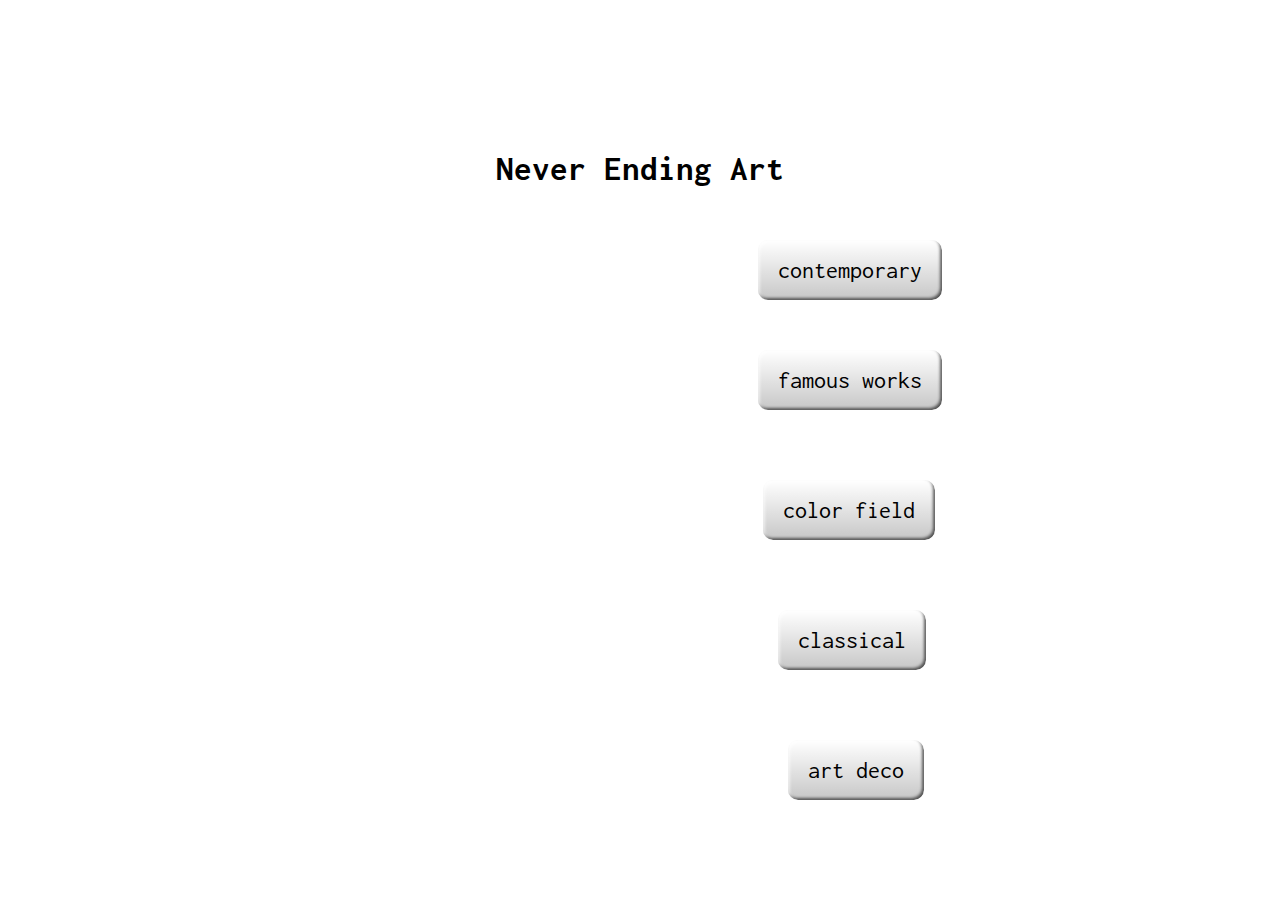
<file: index.html>
<!DOCTYPE html>
<html>
   <head>
      <title>At Home Gallery</title>
      <link rel="stylesheet" href="style.css">
      <style>
        @import url('https://fonts.googleapis.com/css2?family=Inconsolata:wght@200&display=swap');
        </style>
    <h1>Never Ending Art</h1>
   </head>
    <body>
    <a href="now.html"><button class="favorite styled"
        type="button"> 
        contemporary
    </button></a>
    <a href="famous.html"><button class="favorite styled2"
        type="button"> 
        famous works
    </button></a>
    <a href="colorfield.html"><button class="favorite styled3"
        type="button"> 
        color field
    </button></a>
    <a href="greece.html"><button class="favorite styled4"
        type="button"> 
        classical
    </button></a>
    <a href="artdeco.html"><button class="favorite styled5"
        type="button"> 
        art deco
    </button></a>
</body>
</html>
</file>
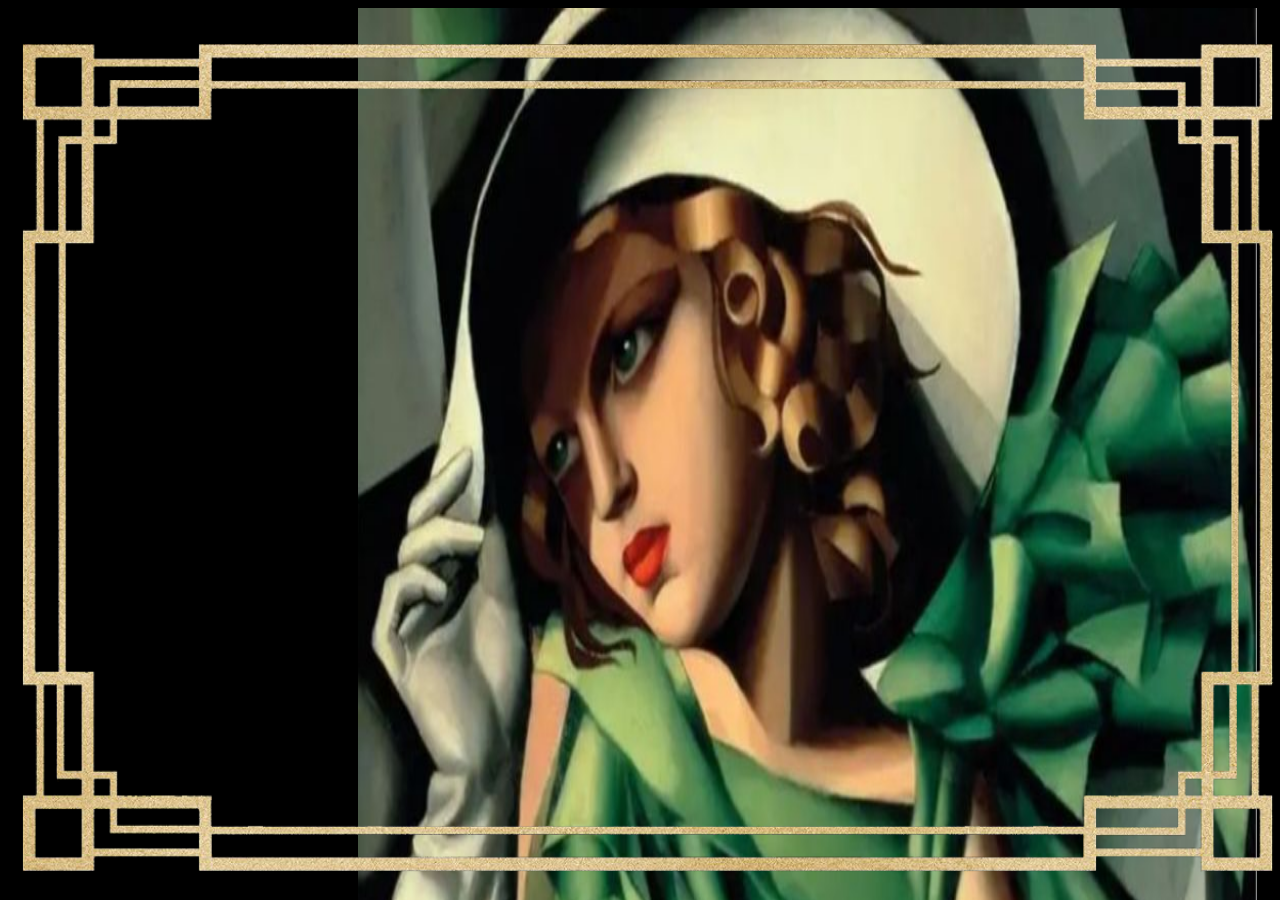
<file: artdeco.html>
<!DOCTYPE html>
<html>
   <head>
      <title>art deco</title>
      <link rel="stylesheet" href="style.css">
   <script type="text/javascript">
      window.onload=function(){
         change()
      }
         var index = 0;
         var imagenumber= 0
         function change() {
             var x = document.getElementsByClassName('slides');
             for(var i = 0; i < x.length; i++) { 
                 x[i].style.display = "none"; 
                 console.log("test")
             }
             console.log(imagenumber)
             
             x[imagenumber].style.display="block"
             imagenumber= imagenumber +1
             if(imagenumber > 7){
                imagenumber=0
             }
             /*index++;
             if(index > x.length) { 
                 index = 5; 
             }
             x[index - 5].style.display = "block";*/
             setTimeout(change, 3000);
         }
   </script>
<section>
   <img class="slides" src="deco/startimage.jpeg" style="width:100vh">
   <img class="slides" src="deco/image1.jpeg" style="width:100vh">
   <img class="slides" src="deco/image2.jpeg" style="width:100vh">
   <img class="slides" src="deco/image3.jpeg" style="width:100vh">
   <img class="slides" src="deco/image4.png" style="width:100vh">
   <img class="slides" src="deco/image5.jpg" style="width:100vh">
   <img class="slides" src="deco/image6.jpg" style="width:100vh">
   <img class="slides" src="deco/image7.jpg" style="width:100vh">
</section>
<img src="frame2.png">
   </head>
<body>
<body style="background-color:black;">
</body>
</html>
</file>
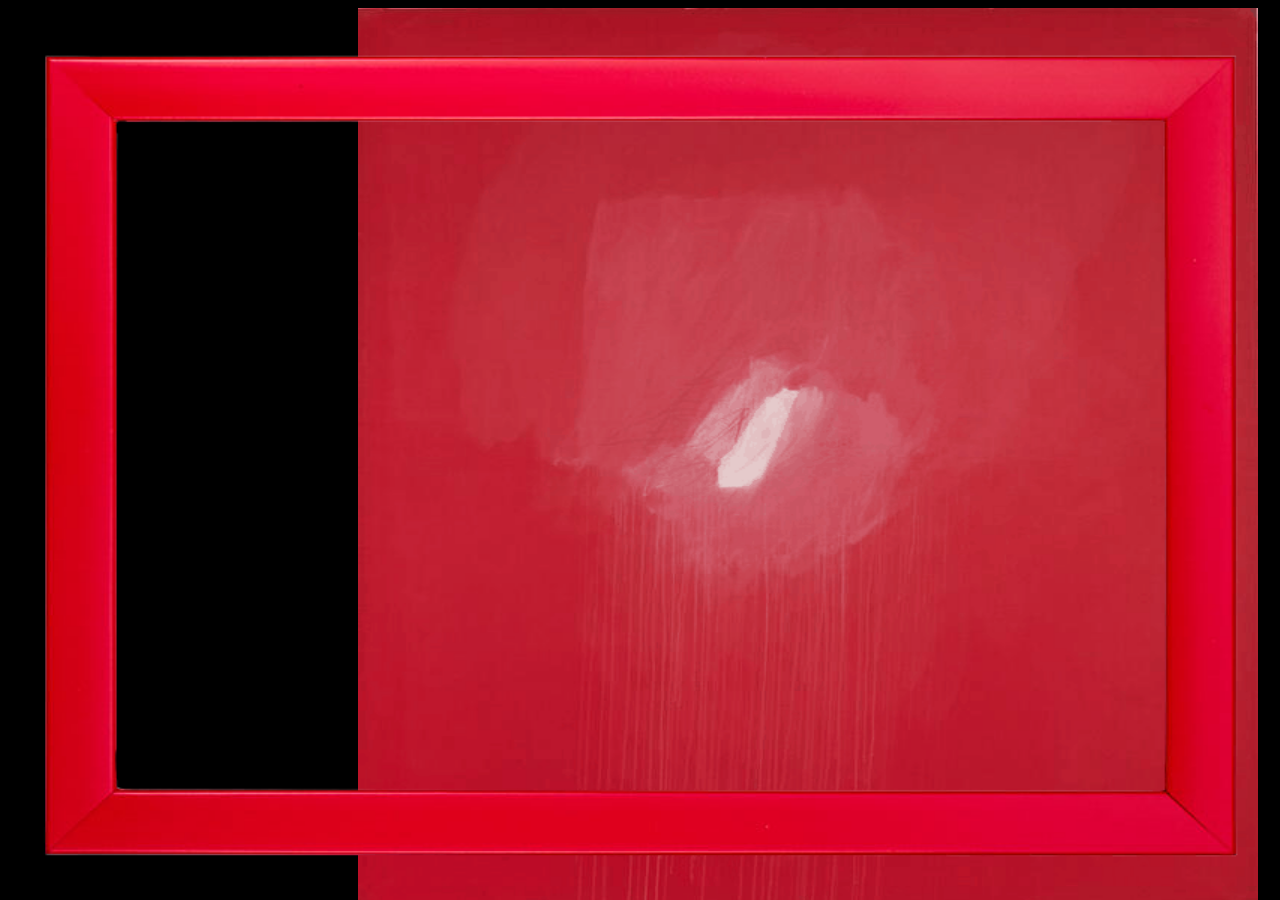
<file: colorfield.html>
<!DOCTYPE html>
<html>
   <head>
      <title>color field</title>
      <link rel="stylesheet" href="style.css">
   <script type="text/javascript">
      window.onload=function(){
         change()
      }
         var index = 0;
         var imagenumber= 0
         function change() {
             var x = document.getElementsByClassName('slides');
             for(var i = 0; i < x.length; i++) { 
                 x[i].style.display = "none"; 
                 console.log("test")
             }
             console.log(imagenumber)
             
             x[imagenumber].style.display="block"
             imagenumber= imagenumber +1
             if(imagenumber > 7){
                imagenumber=0
             }
             /*index++;
             if(index > x.length) { 
                 index = 5; 
             }
             x[index - 5].style.display = "block";*/
             setTimeout(change, 3000);
         }
   </script>
<section>
   <img class="slides" src="color/startimage.png" style="width:100vh">
   <img class="slides" src="color/image1.jpg" style="width:100vh">
   <img class="slides" src="color/image2.jpg" style="width:100vh">
   <img class="slides" src="color/image3.jpg" style="width:100vh">
   <img class="slides" src="color/image4.jpg" style="width:100vh">
   <img class="slides" src="color/image5.jpeg" style="width:100vh">
   <img class="slides" src="color/image6.jpeg" style="width:100vh">
   <img class="slides" src="color/image7.jpeg" style="width:100vh">
</section>
<img src="frame3-new.png">
   </head>
<body>
<body style="background-color:black;">
</body>
</html>
</file>
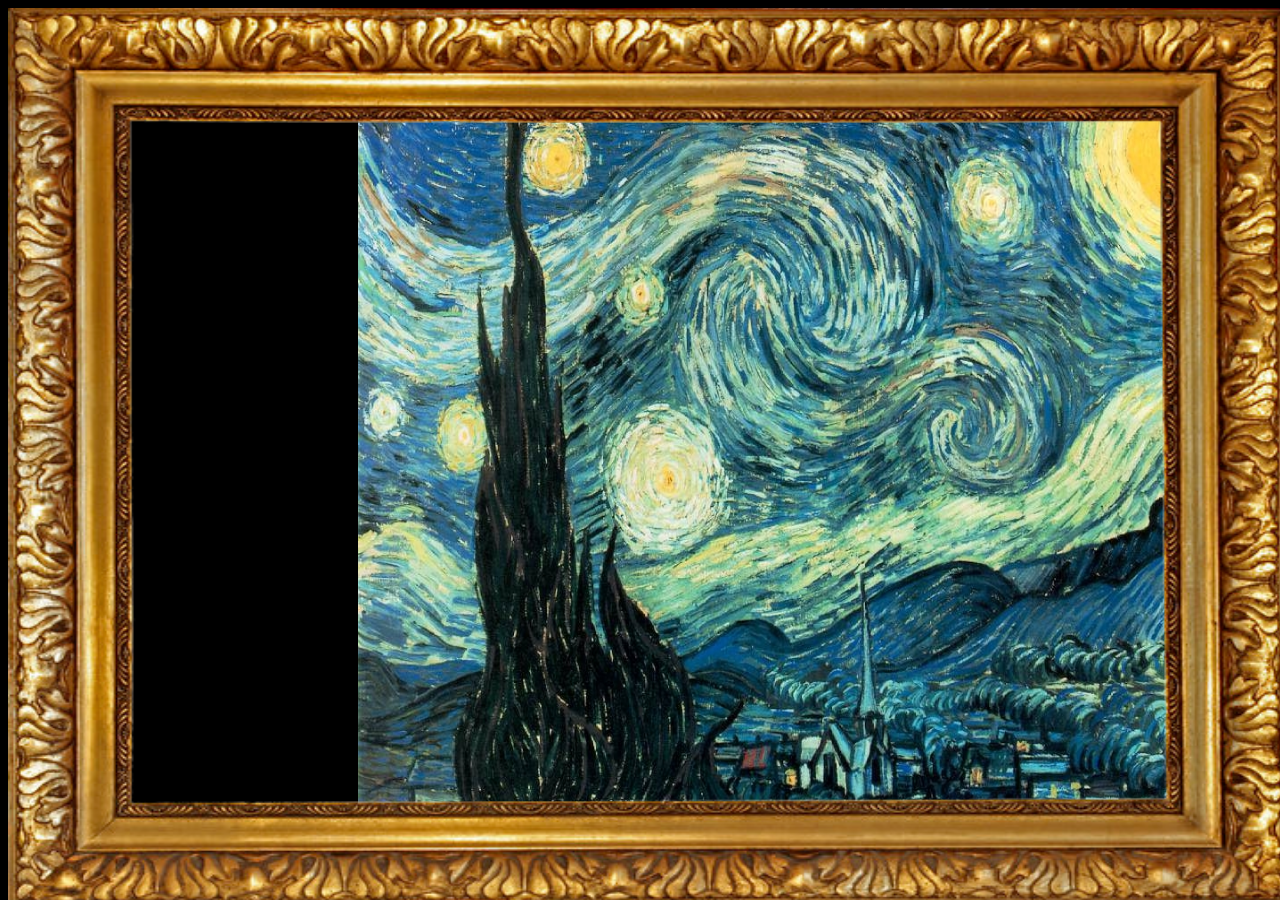
<file: famous.html>
<!DOCTYPE html>
<html>
   <head>
      <title>famous works</title>
      <link rel="stylesheet" href="style.css">
   <script type="text/javascript">
      window.onload=function(){
         change()
      }
         var index = 0;
         var imagenumber= 0
         function change() {
             var x = document.getElementsByClassName('slides');
             for(var i = 0; i < x.length; i++) { 
                 x[i].style.display = "none"; 
                 console.log("test")
             }
             console.log(imagenumber)
             
             x[imagenumber].style.display="block"
             imagenumber= imagenumber +1
             if(imagenumber > 7){
                imagenumber=0
             }
             setTimeout(change, 3000);
         }
   </script>
<section>
   <img class="slides" src="img/startimage.jpg" style="width:100vh">
   <img class="slides" src="img/image1.jpg" style="width:100vh">
   <img class="slides" src="img/image2.jpg" style="width:100vh">
   <img class="slides" src="img/image3.jpg" style="width:100vh">
   <img class="slides" src="img/image4.jpg" style="width:100vh">
   <img class="slides" src="img/image5.jpg" style="width:100vh">
   <img class="slides" src="img/image6.jpg" style="width:100vh">
   <img class="slides" src="img/image7.jpg" style="width:100vh">
</section>
<img src="frame.png">
   </head>
<body>
<body style="background-color:black;">
</body>
</html>
</file>
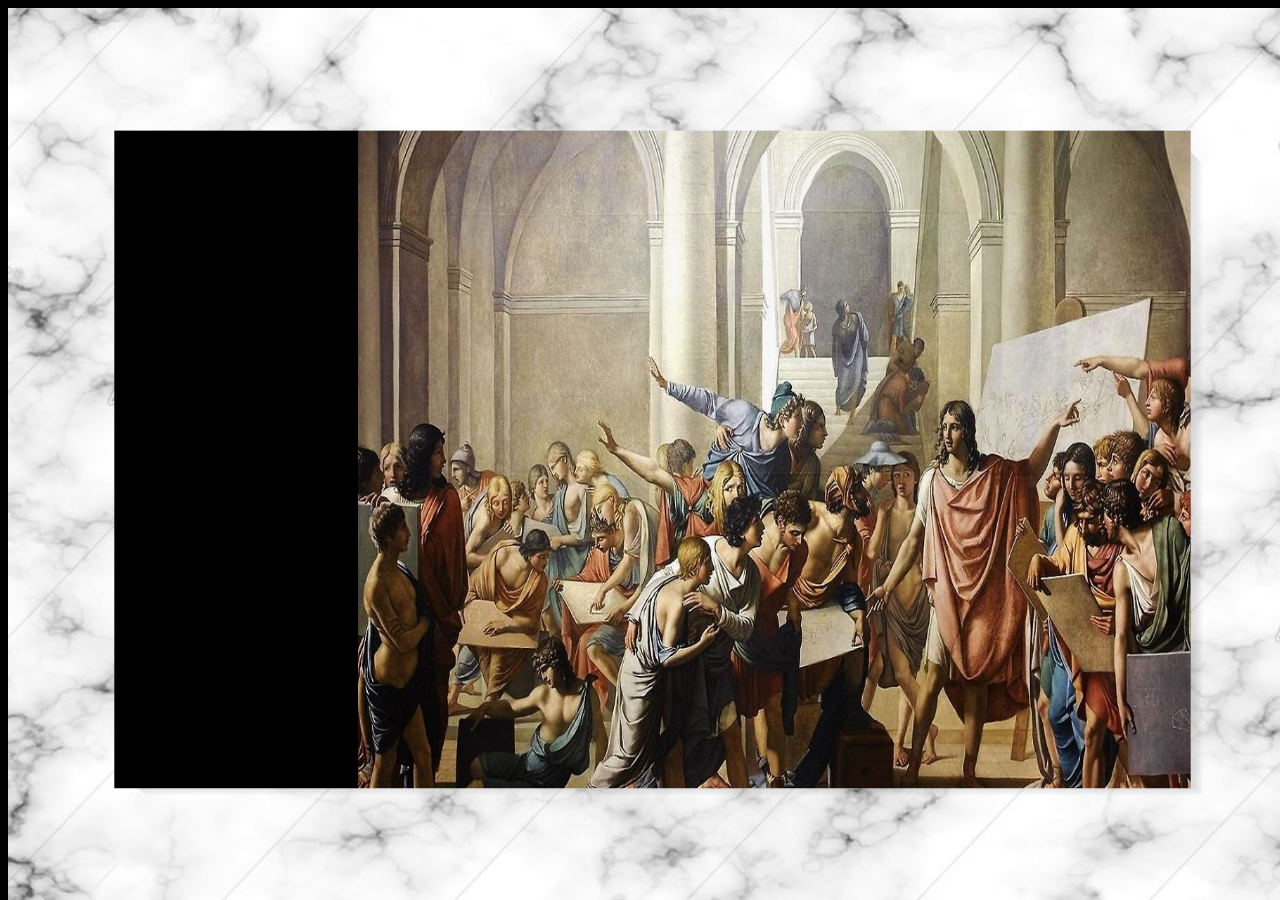
<file: greece.html>
<!DOCTYPE html>
<html>
   <head>
      <title>color field</title>
      <link rel="stylesheet" href="style.css">
   <script type="text/javascript">
      window.onload=function(){
         change()
      }
         var index = 0;
         var imagenumber= 0
         function change() {
             var x = document.getElementsByClassName('slides');
             for(var i = 0; i < x.length; i++) { 
                 x[i].style.display = "none"; 
                 console.log("test")
             }
             console.log(imagenumber)
             
             x[imagenumber].style.display="block"
             imagenumber= imagenumber +1
             if(imagenumber > 7){
                imagenumber=0
             }
             setTimeout(change, 3000);
         }
   </script>
<section>
   <img class="slides" src="greece/startimage.jpg" style="width:100vh">
   <img class="slides" src="greece/image1.jpg" style="width:100vh">
   <img class="slides" src="greece/image2.jpg" style="width:100vh">
   <img class="slides" src="greece/image3.jpg" style="width:100vh">
   <img class="slides" src="greece/image4.jpg" style="width:100vh">
   <img class="slides" src="greece/image5.jpg" style="width:100vh">
   <img class="slides" src="greece/image6.jpg" style="width:100vh">
   <img class="slides" src="greece/image7.jpg" style="width:100vh">
</section>
<img src="frame5.png">
   </head>
<body>
<body style="background-color:black;">
</body>
</html>
</file>
<file: style.css>
img{
    width: 100%;
    height: 100%;
    z-index: 2;
    position: fixed;
}
script{
    z-index: 1;
    display: flex;
}
.slides { 
        margin-left: 350px;
        align-content: center;
}
h1{
    font-family: 'Inconsolata', monospace;
    font-size: 35px;
    text-align: center;
    margin-top: 150px;
}
.styled {
    border: 0;
    line-height: 2.5;
    margin-left: 750px;
    margin-top: 30px;
    padding: 0 20px;
    font-size: 1.5rem;
    font-family: 'Inconsolata', monospace;
    text-align: center;
    color: black;
    border-radius: 10px;
    background-color: #fff;
    background-image: linear-gradient(to top,
                                      rgba(0, 0, 0, .2),
                                      rgba(0, 0, 0, .2) 10%,
                                      rgba(0, 0, 0, 0));
    box-shadow: inset 2px 2px 3px rgba(255, 255, 255, .6),
                inset -2px -2px 3px rgba(0, 0, 0, .6);
}
.styled:hover {
    background-color: black;
    color: #fff;
}
.styled:active {
    box-shadow: inset -2px -2px 3px rgba(255, 255, 255, .6),
                inset 2px 2px 3px rgba(0, 0, 0, .6);
}
.styled2 {
    border: 0;
    line-height: 2.5;
    margin-left: 750px;
    margin-top: 50px;
    padding: 0 20px;
    font-size: 1.5rem;
    font-family: 'Inconsolata', monospace;
    text-align: center;
    color: black;
    border-radius: 10px;
    background-color: #fff;
    background-image: linear-gradient(to top,
                                      rgba(0, 0, 0, .2),
                                      rgba(0, 0, 0, .2) 10%,
                                      rgba(0, 0, 0, 0));
    box-shadow: inset 2px 2px 3px rgba(255, 255, 255, .6),
                inset -2px -2px 3px rgba(0, 0, 0, .6);
}
.styled2:hover {
    background-color: black;
    color: #fff;
}
.styled2:active {
    box-shadow: inset -2px -2px 3px rgba(255, 255, 255, .6),
                inset 2px 2px 3px rgba(0, 0, 0, .6);
}
.styled3 {
    border: 0;
    line-height: 2.5;
    margin-left: 755px;
    margin-top: 70px;
    padding: 0 20px;
    font-size: 1.5rem;
    font-family: 'Inconsolata', monospace;
    text-align: center;
    color: black;
    border-radius: 10px;
    background-color: #fff;
    background-image: linear-gradient(to top,
                                      rgba(0, 0, 0, .2),
                                      rgba(0, 0, 0, .2) 10%,
                                      rgba(0, 0, 0, 0));
    box-shadow: inset 2px 2px 3px rgba(255, 255, 255, .6),
                inset -2px -2px 3px rgba(0, 0, 0, .6);
}
.styled3:hover {
    background-color: black;
    color: #fff;
}
.styled3:active {
    box-shadow: inset -2px -2px 3px rgba(255, 255, 255, .6),
                inset 2px 2px 3px rgba(0, 0, 0, .6);
}
.styled4 {
    border: 0;
    line-height: 2.5;
    margin-left: 770px;
    margin-top: 70px;
    padding: 0 20px;
    font-size: 1.5rem;
    font-family: 'Inconsolata', monospace;
    text-align: center;
    color: black;
    border-radius: 10px;
    background-color: #fff;
    background-image: linear-gradient(to top,
                                      rgba(0, 0, 0, .2),
                                      rgba(0, 0, 0, .2) 10%,
                                      rgba(0, 0, 0, 0));
    box-shadow: inset 2px 2px 3px rgba(255, 255, 255, .6),
                inset -2px -2px 3px rgba(0, 0, 0, .6);
}
.styled4:hover {
    background-color: black;
    color: #fff;
}
.styled4:active {
    box-shadow: inset -2px -2px 3px rgba(255, 255, 255, .6),
                inset 2px 2px 3px rgba(0, 0, 0, .6);
}
.styled5 {
    border: 0;
    line-height: 2.5;
    margin-left: 780px;
    margin-top: 70px;
    padding: 0 20px;
    font-size: 1.5rem;
    font-family: 'Inconsolata', monospace;
    text-align: center;
    color: black;
    border-radius: 10px;
    background-color: #fff;
    background-image: linear-gradient(to top,
                                      rgba(0, 0, 0, .2),
                                      rgba(0, 0, 0, .2) 10%,
                                      rgba(0, 0, 0, 0));
    box-shadow: inset 2px 2px 3px rgba(255, 255, 255, .6),
                inset -2px -2px 3px rgba(0, 0, 0, .6);
}
.styled5:hover {
    background-color: black;
    color: #fff;
}
.styled5:active {
    box-shadow: inset -2px -2px 3px rgba(255, 255, 255, .6),
                inset 2px 2px 3px rgba(0, 0, 0, .6);
}
</file>
